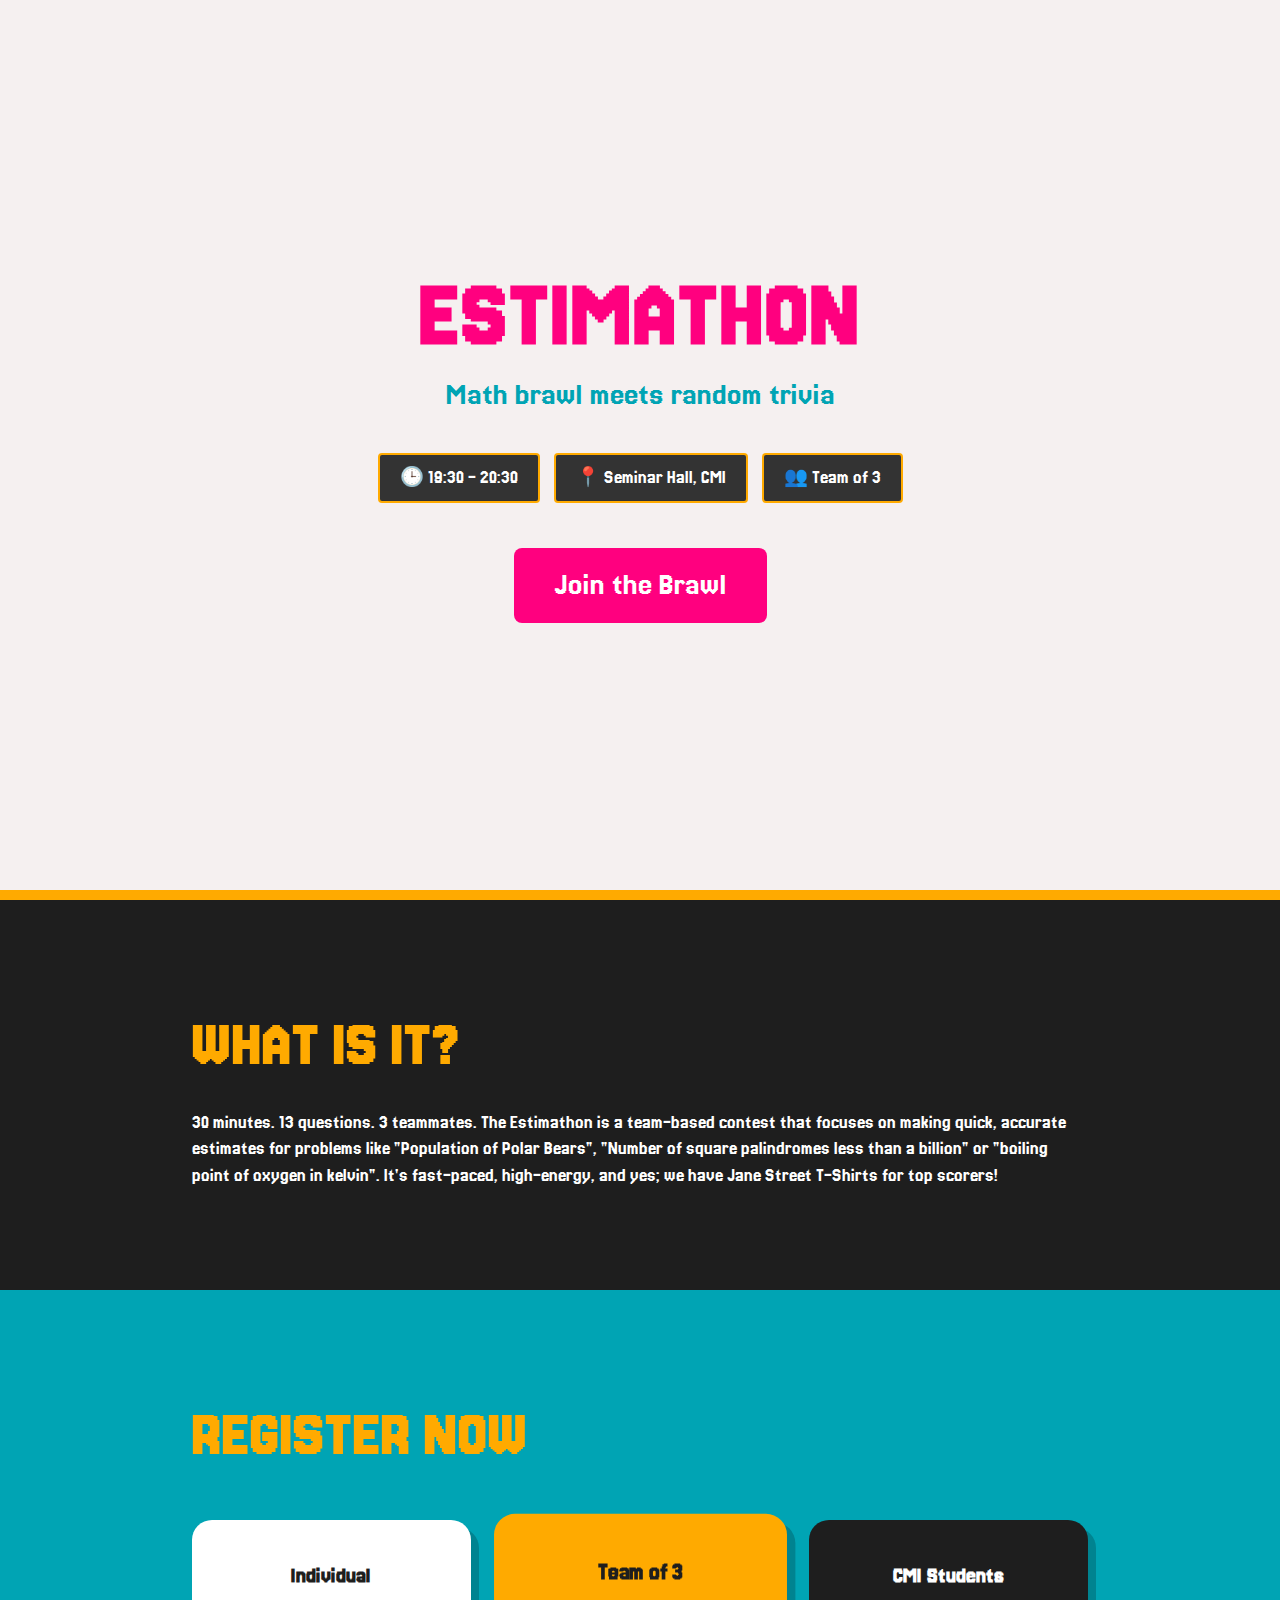
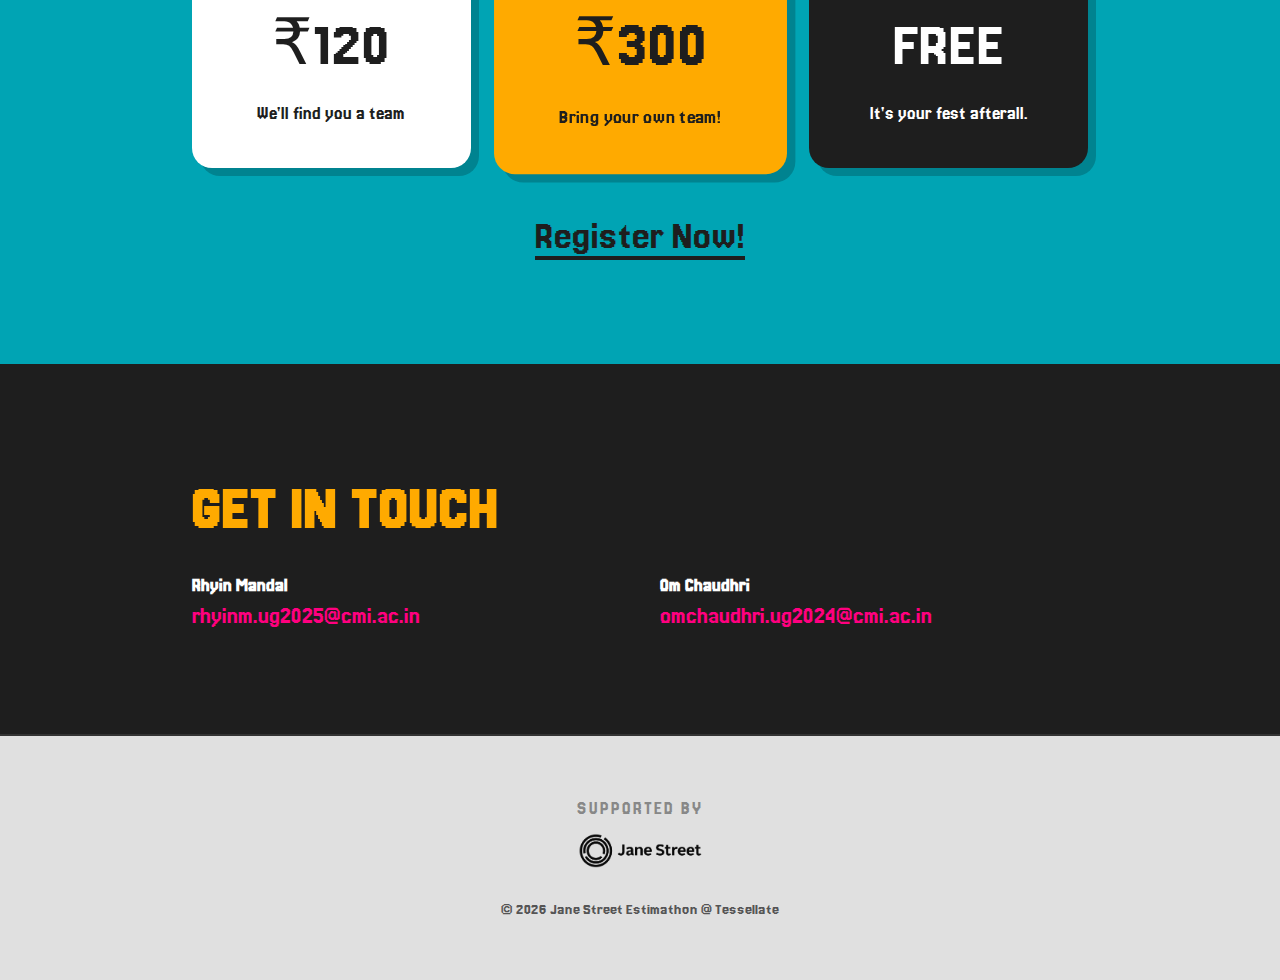
<file: estimathon/index.html>
<!DOCTYPE html>
<html lang="en">
<head>
    <meta charset="UTF-8">
    <meta name="viewport" content="width=device-width, initial-scale=1.0">
    <title>Jane Street's Estimathon | CMI</title>
    <link rel="stylesheet" href="../estimathon/style.css">
    <link rel="preconnect" href="https://fonts.googleapis.com">
    <link href="https://fonts.googleapis.com/css2?family=Jersey+20&display=swap" rel="stylesheet">
</head>
<body>

    <header class="hero">
        <div class="hero-content">
            <h1 class="glitch"><span class="text-pink">Estimathon</span></h1>
            <p class="tagline">Math brawl meets random trivia</p>
            <div class="event-details">
                <span class="badge">🕒 19:30 - 20:30</span>
                <span class="badge">📍 Seminar Hall, CMI</span>
                <span class="badge">👥 Team of 3</span>
            </div>
            <a href="#register" class="cta-button">Join the Brawl</a>
        </div>
    </header>

    <section id="about" class="section">
        <h2>What is it?</h2>
        <p>30 minutes. 13 questions. 3 teammates. The Estimathon is a team-based contest that focuses on making quick, accurate estimates for problems like "Population of Polar Bears", "Number of square palindromes less than a billion" or "boiling point of oxygen in kelvin". It's fast-paced, high-energy, and yes; we have Jane Street T-Shirts for top scorers!</p>
    </section>

    <section id="register" class="section bg-blue">
        <h2>Register Now</h2>
        <div class="pricing-container">
            <div class="price-card">
                <h3>Individual</h3>
                <p class="price">₹120</p>
                <p>We'll find you a team</p>
            </div>
            <div class="price-card highlight">
                <h3>Team of 3</h3>
                <p class="price">₹300</p>
                <p>Bring your own team!</p>
            </div>
            <div class="price-card cmi">
                <h3>CMI Students</h3>
                <p class="price">FREE</p>
                <p>It's your fest afterall.</p>
            </div>
        </div>
        <div class="center-btn">
            <p style="text-align: center;"><a href="https://forms.gle/dujZYdbt5kXRCxvBA" class="register-link">Register Now!</a></p>
        </div>
    </section>

    <section id="contact" class="section">
        <h2>Get in Touch</h2>
        <div class="contact-grid">
            <div class="contact-item">
                <p><strong>Rhyin Mandal</strong></p>
                <a href="mailto:rhyinm.ug2025@cmi.ac.in">rhyinm.ug2025@cmi.ac.in</a>
            </div>
            <div class="contact-item">
                <p><strong>Om Chaudhri</strong></p>
                <a href="mailto:omchaudhri.ug2025@cmi.ac.in">omchaudhri.ug2024@cmi.ac.in</a>
            </div>
        </div>
    </section>

    <footer class="footer">
        <div class="partner-block">
            <span>supported by</span>
            <img src="../estimathon/jane-logo.png" alt="Jane Street Logo" class="footer-logo">
        </div>
        <p class="copyright">&copy; 2026 Jane Street Estimathon @ Tessellate</p>
    </footer>
</body>
</html>
</file>
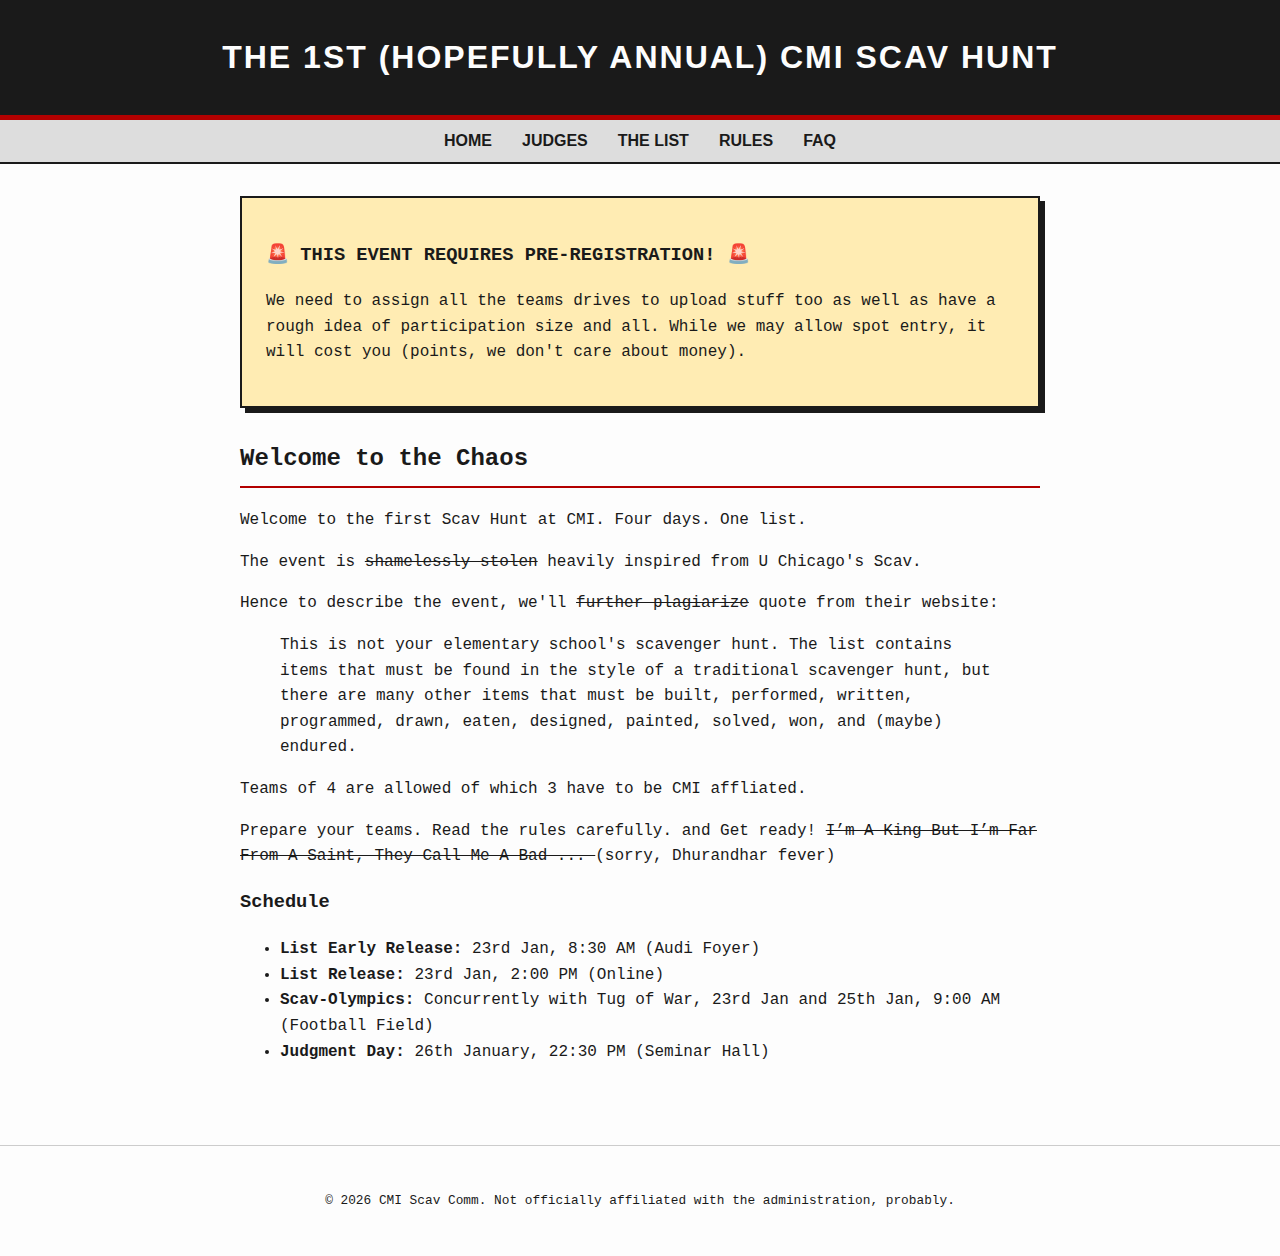
<file: scav/index.html>
<!DOCTYPE html>
<html lang="en">
<head>
    <meta charset="UTF-8">
    <meta name="viewport" content="width=device-width, initial-scale=1.0">
    <title>CMI Scav Hunt 2026</title>
    <link rel="stylesheet" href="../scav/style.css">
</head>
<body>

<header>
    <h1>The 1st (hopefully annual) CMI Scav Hunt</h1>
</header>

<nav>
    <a href="../scav/index.html">Home</a>
    <a href="../scav/judges.html">Judges</a>
    <a href="../scav/list.html">The List</a>
    <a href="../scav/rules.html">Rules</a>
    <a href="../scav/faq.html">FAQ</a>
</nav>

<div class="container">
    <!--  <div class="announcement">
        <h3>🚨 THE LIST IS LIVE! 🚨</h3>
        <p>The Hunt has begun. You have until Sunday at 12:00 PM to complete as many items as possible. Bring your items to the collection point at the CMI Auditorium.</p>
    </div>  -->
    <div class="announcement">
        <h3>🚨 THIS EVENT REQUIRES PRE-REGISTRATION! 🚨</h3>
        <p>
            We need to assign all the teams drives to upload stuff too as well as have a rough idea of participation size and all.

            While we may allow spot entry, it will cost you (points, we don't care about money).
        </p>
    </div> 

    <h2>Welcome to the Chaos</h2>
    <p>
        Welcome to the first Scav Hunt at CMI. Four days. One list.
    </p>
    <p>
        The event is <s>shamelessly stolen</s> heavily inspired from U Chicago's Scav. 
    </p>
    <p>
        Hence to describe the event, we'll <s>further plagiarize</s> quote from their website:
    </p>
    <blockquote>
        This is not your elementary school's scavenger hunt. The list contains items that must be found in the style of a traditional scavenger hunt, but there are many other items that must be built, performed, written, programmed, drawn, eaten, designed, painted, solved, won, and (maybe) endured. 
    </blockquote>
    <p>
        Teams of 4 are allowed of which 3 have to be CMI affliated. 
    </p>
    
    <p>
        Prepare your teams. Read the rules carefully. and Get ready! <s>I’m A King But I’m Far From A Saint, They Call Me A Bad ... </s> (sorry, Dhurandhar fever)
    </p>

    <h3>Schedule</h3>
    <ul>
        <li><strong>List Early Release:</strong> 23rd Jan, 8:30 AM (Audi Foyer)</li>
        <li><strong>List Release:</strong> 23rd Jan, 2:00 PM (Online)</li>
        <li><strong>Scav-Olympics:</strong> Concurrently with Tug of War, 23rd Jan and 25th Jan, 9:00 AM (Football Field)</li>
        <li><strong>Judgment Day:</strong> 26th January, 22:30 PM (Seminar Hall)</li>
    </ul>
</div>

<footer>
    <p>&copy; 2026 CMI Scav Comm. Not officially affiliated with the administration, probably.</p>
</footer>

</body>
</html>
</file>
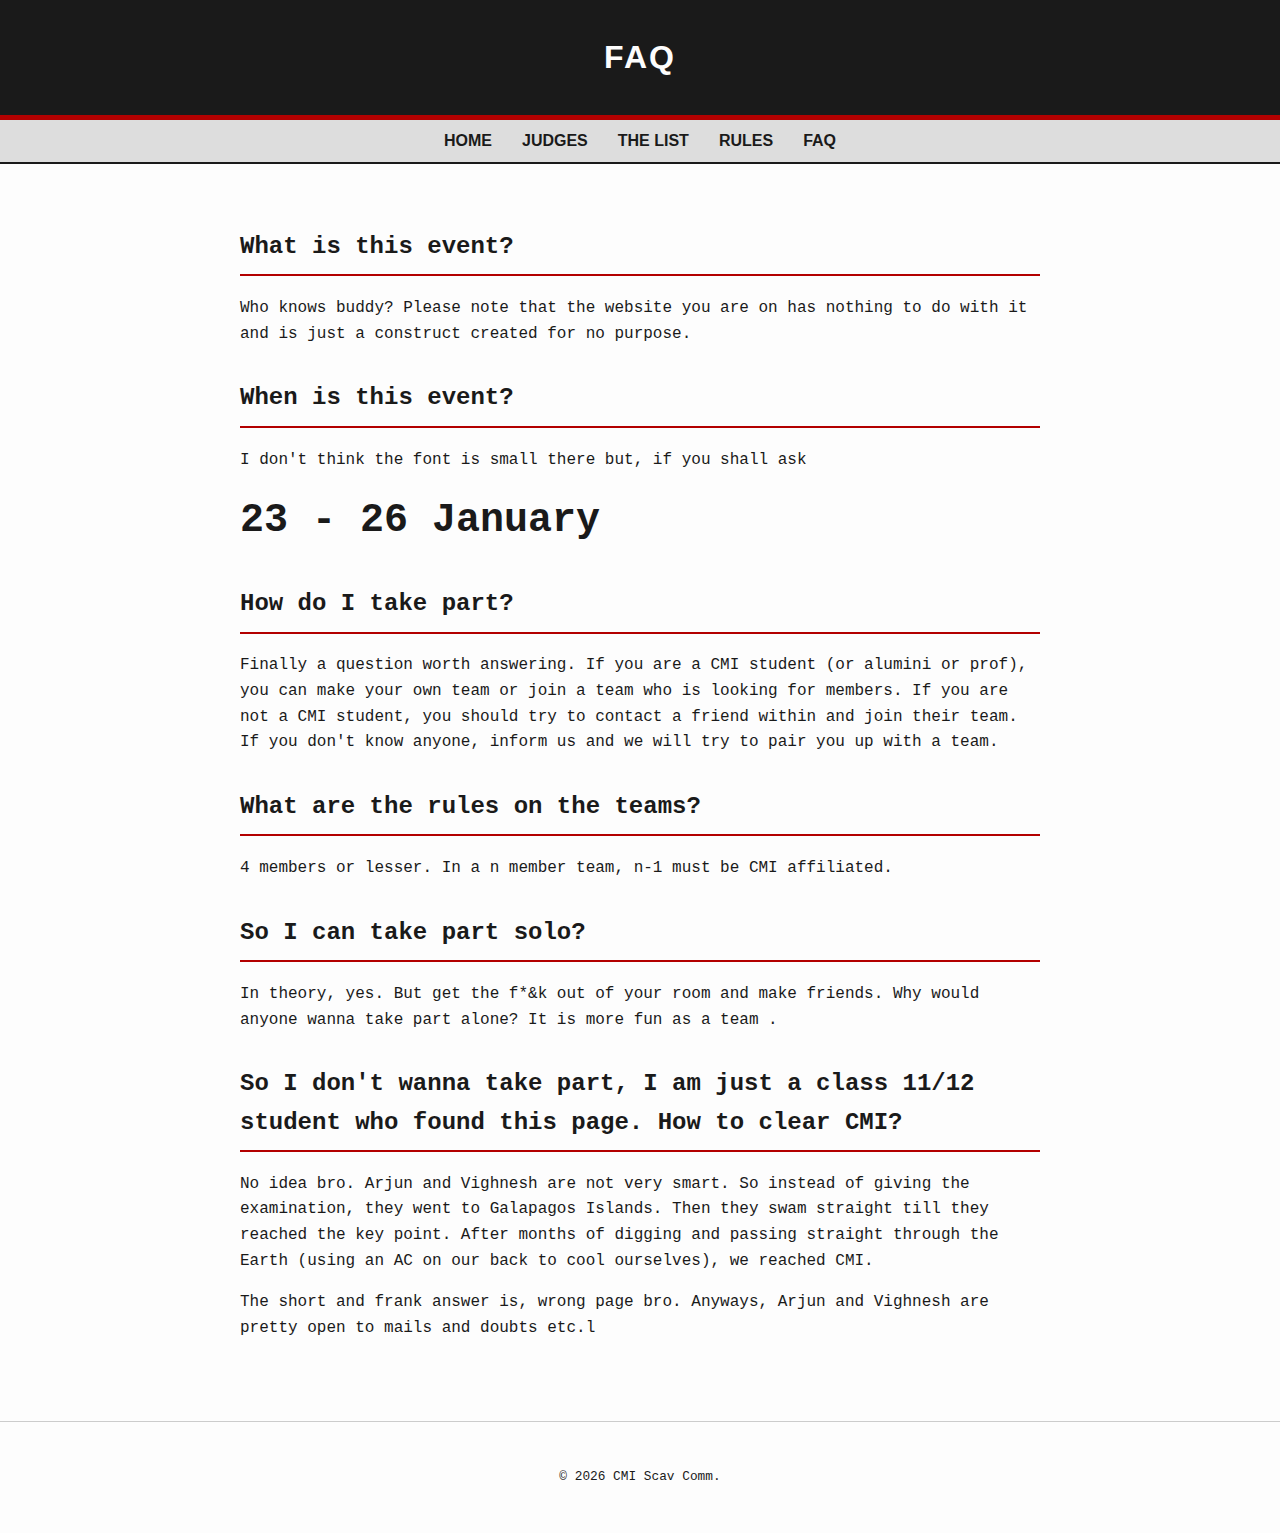
<file: scav/faq.html>
<!DOCTYPE html>
<html lang="en">
<head>
    <meta charset="UTF-8">
    <meta name="viewport" content="width=device-width, initial-scale=1.0">
    <title>FAQ | CMI Scav</title>
    <link rel="stylesheet" href="style.css">
</head>
<body>

<header>
    <h1>FAQ</h1>
</header>

<nav>
    <a href="index.html">Home</a>
    <a href="judges.html">Judges</a>
    <a href="list.html">The List</a>
    <a href="rules.html">Rules</a>
    <a href="faq.html">FAQ</a>
</nav>

<div class="container">
    <h2>What is this event?</h2>
    <p>Who knows buddy? Please note that the website you are on has nothing to do with it and is just a construct created for no purpose.</p>
    <h2>When is this event?</h2>
    <p>
        I don't think the font is small there but, if you shall ask </p>
        <p>
        <span style="font-size: 40px;"><b>23 - 26 January</b></span>
    </p>
    <h2>How do I take part?</h2>
    <p>
        Finally a question worth answering. If you are a CMI student (or alumini or prof), you can make your own team or join a team who is looking for members. If you are not a CMI student, you should try to contact a friend within and join their team. If you don't know anyone, inform us and we will try to pair you up with a team.
    </p>
    <h2>What are the rules on the teams?</h2>
    <p>
        4 members or lesser. In a n member team, n-1 must be CMI affiliated. 
    </p>
    <h2>So I can take part solo?</h2>
    <p>
        In theory, yes. But get the f*&k out of your room and make friends. Why would anyone wanna take part alone? It is more fun as a team .
    </p>
    <h2>So I don't wanna take part, I am just a class 11/12 student who found this page. How to clear CMI?</h2>
    <p>
        No idea bro. Arjun and Vighnesh are not very smart. So instead of giving the examination, they went to Galapagos Islands. Then they swam straight till they reached the key point. After months of digging and passing straight through the Earth (using an AC on our back to cool ourselves), we reached CMI.
    </p>
    <p>
        The short and frank answer is, wrong page bro. Anyways, Arjun and Vighnesh are pretty open to mails and doubts etc.l
    </p>
</div>

<footer>
    <p>&copy; 2026 CMI Scav Comm.</p>
</footer>

</body>
</html>
</file>
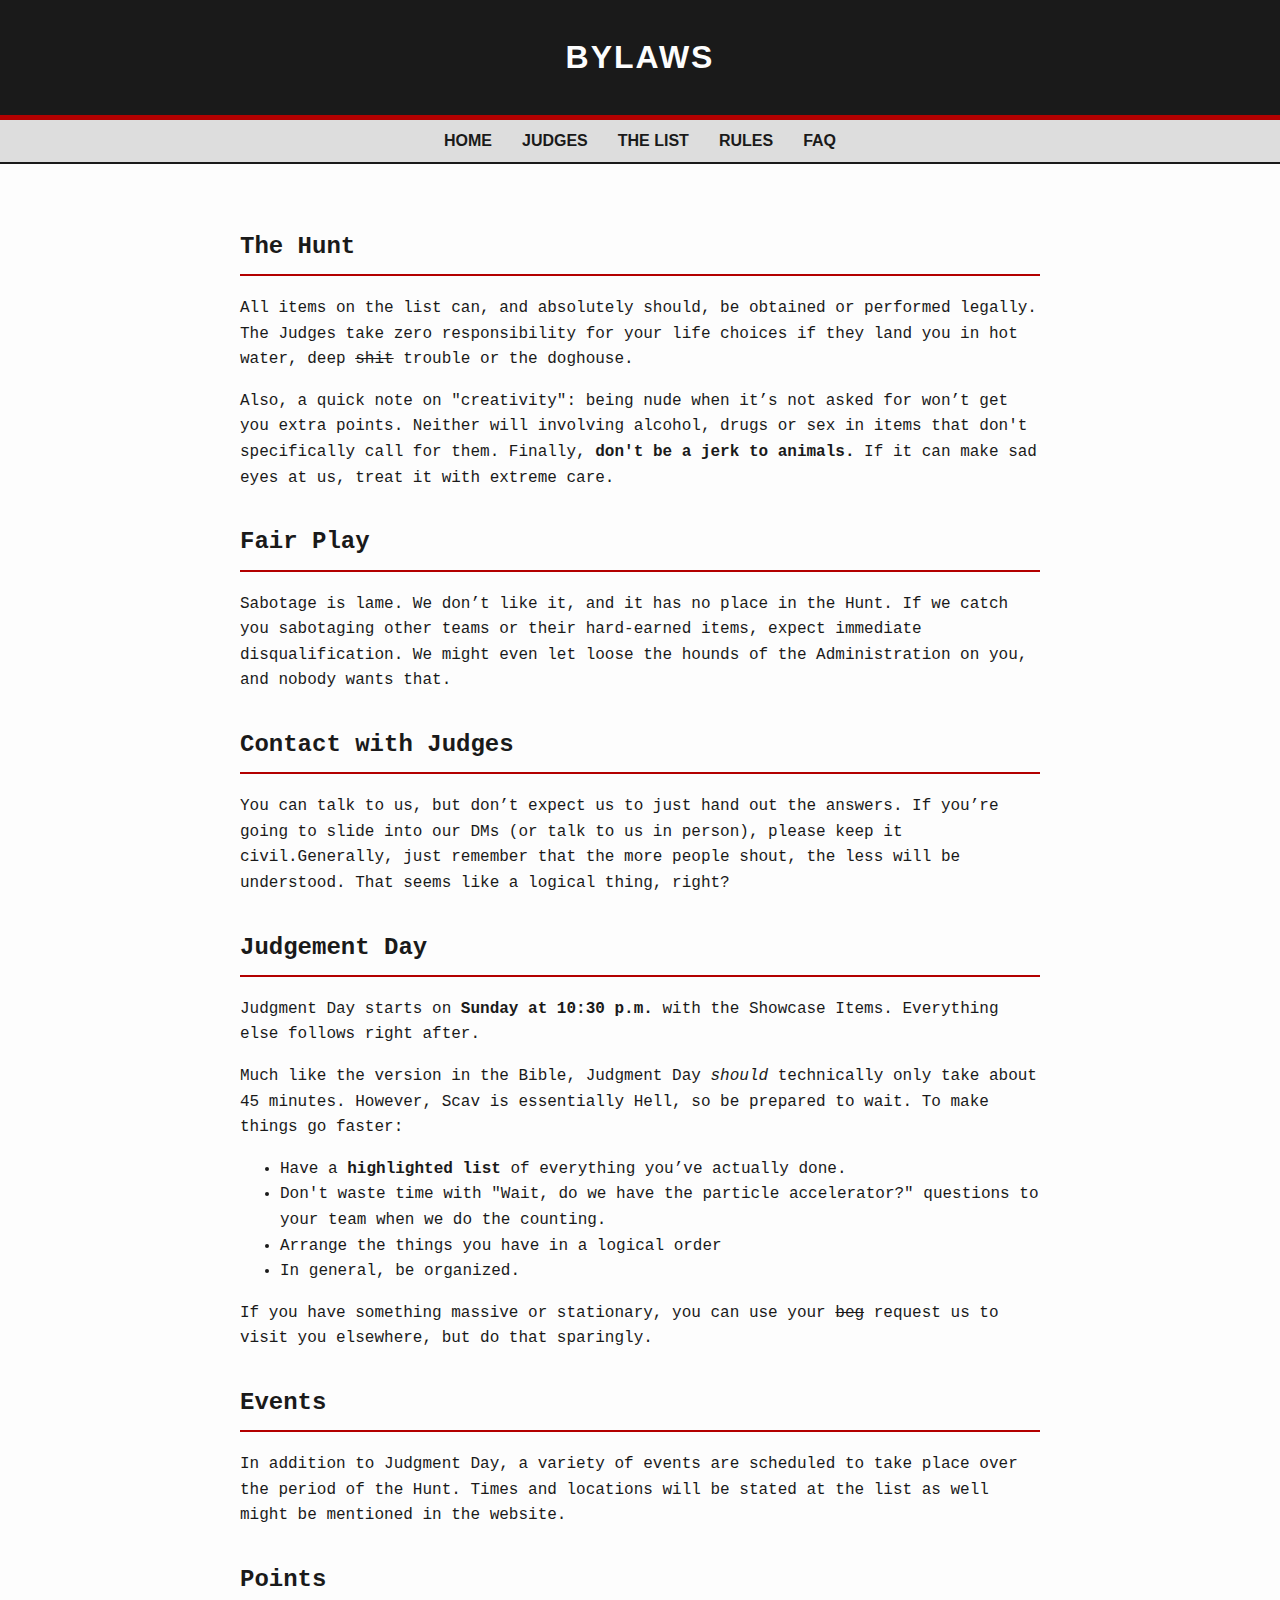
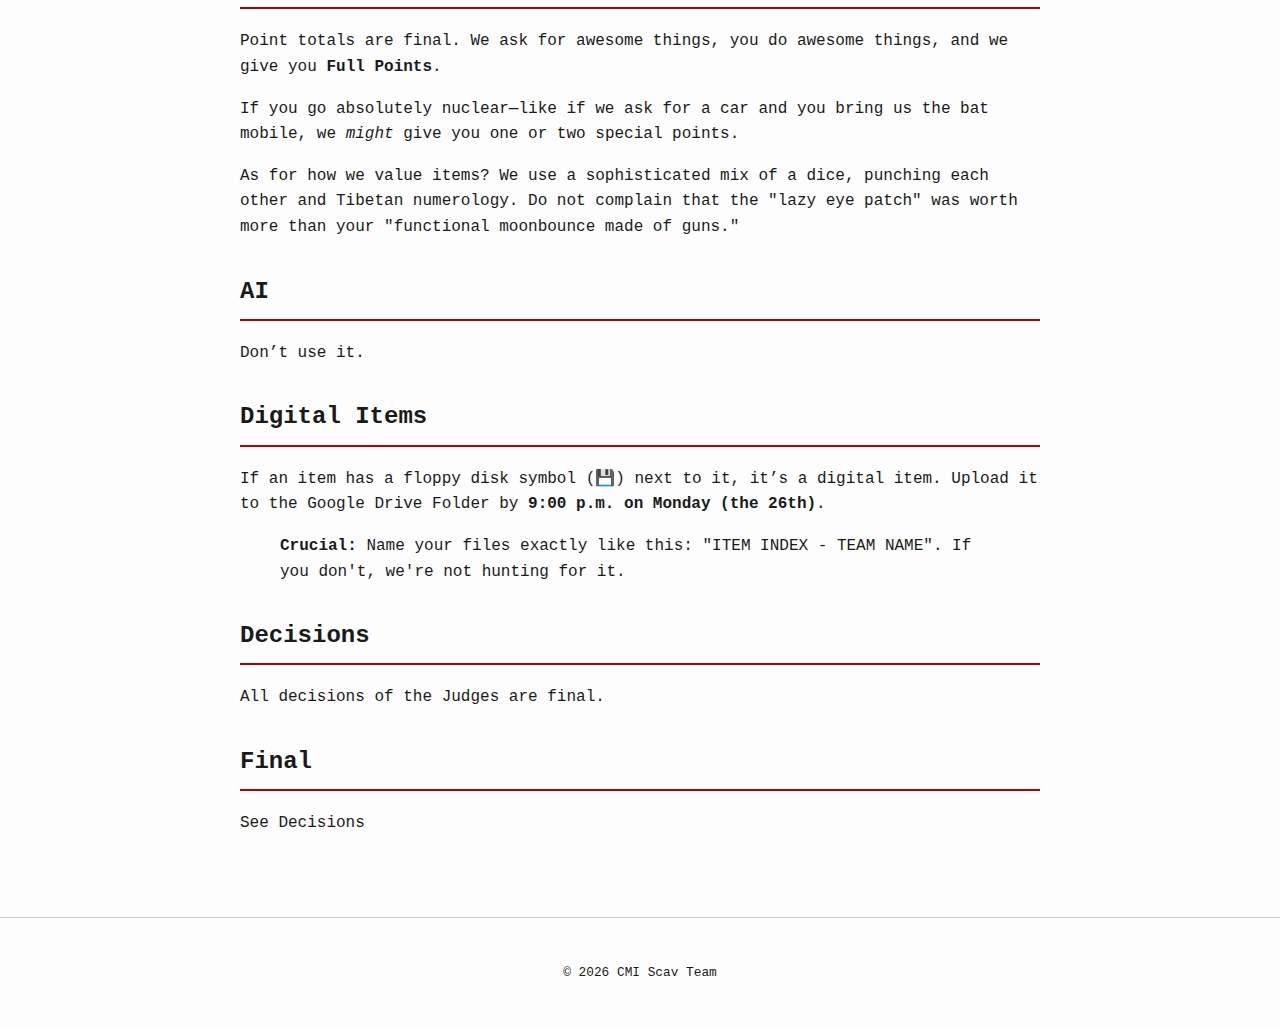
<file: scav/rules.html>
<!DOCTYPE html>
<html lang="en">
<head>
    <meta charset="UTF-8">
    <meta name="viewport" content="width=device-width, initial-scale=1.0">
    <title>Rules | CMI Scav</title>
    <link rel="stylesheet" href="../scav/style.css">
</head>
<body>

<header>
    <h1>Bylaws</h1>
</header>

<nav>
    <a href="../scav/index.html">Home</a>
    <a href="../scav/judges.html">Judges</a>
    <a href="../scav/list.html">The List</a>
    <a href="../scav/rules.html">Rules</a>
    <a href="../scav/faq.html">FAQ</a>
</nav>

<div class="container">
<h2>The Hunt</h2> 
<p>All items on the list can, and absolutely should, be obtained or performed legally. The Judges take zero responsibility for your life choices if they land you in hot water, deep <s>shit</s> trouble or the doghouse. </p> <p> Also, a quick note on "creativity": being nude when it’s not asked for won’t get you extra points. Neither will involving alcohol, drugs or sex in items that don't specifically call for them. Finally, <strong>don't be a jerk to animals.</strong> If it can make sad eyes at us, treat it with extreme care.</p>

<h2>Fair Play</h2> 
<p>Sabotage is lame. We don’t like it, and it has no place in the Hunt. If we catch you sabotaging other teams or their hard-earned items, expect immediate disqualification. We might even let loose the hounds of the Administration on you, and nobody wants that.</p>

<h2>Contact with Judges</h2> 
<p>You can talk to us, but don’t expect us to just hand out the answers. 
If you’re going to slide into our DMs (or talk to us in person), please keep it civil.Generally, just remember that the more people shout, the less will be understood. That seems like a logical thing, right?</p>

<h2>Judgement Day</h2>
<p>Judgment Day starts on <strong>Sunday at 10:30 p.m.</strong> with the Showcase Items. Everything else follows right after. </p> <p> Much like the version in the Bible, Judgment Day <em>should</em> technically only take about 45 minutes. However, Scav is essentially Hell, so be prepared to wait. To make things go faster: </p> <ul> <li>Have a <strong>highlighted list</strong> of everything you’ve actually done.</li> <li>Don't waste time with "Wait, do we have the particle accelerator?" questions to your team when we do the counting.</li> <li>Arrange the things you have in a logical order</li> <li>In general, be organized.</li> </ul> <p> If you have something massive or stationary, you can use your <s>beg</s> request us to visit you elsewhere, but do that sparingly.
</p>
<h2>Events</h2> 
<p>
    In addition to Judgment Day, a variety of events are scheduled to take place over the period 
    of the Hunt. Times and locations will be stated at the list as well might be mentioned in the website.
</p>
<h2>Points</h2> 
<p>Point totals are final. We ask for awesome things, you do awesome things, and we give you <strong>Full Points</strong>. </p> <p> If you go absolutely nuclear—like if we ask for a car and you bring us the bat mobile, we <em>might</em> give you one or two special points. </p>
<p> As for how we value items? We use a sophisticated mix of a dice, punching each other and Tibetan numerology. Do not complain that the "lazy eye patch" was worth more than your "functional moonbounce made of guns."</p>
<h2>AI</h2> 
<p>Don’t use it.</p>
<h2>Digital Items</h2> 
<p> If an item has a floppy disk symbol (💾) next to it, it’s a digital item. Upload it to the Google Drive Folder by <strong>9:00 p.m. on Monday (the 26th)</strong>. </p> <blockquote> <strong>Crucial:</strong> Name your files exactly like this: "ITEM INDEX - TEAM NAME". If you don't, we're not hunting for it. </blockquote>
<h2>Decisions</h2> 
<p>All decisions of the Judges are final.</p>
<h2>Final</h2> 
<p>See Decisions</p>
</div>

<footer>
    <p>&copy; 2026 CMI Scav Team</p>
</footer>

</body>
</html>
</file>
<file: estimathon/style.css>
:root {
    --mango: #FFAA00;
    --pink: #FF007F;
    --blue: #00A4B4;
    --black: #1e1e1e;
    --white: #ffffff;
}

* {
    margin: 0;
    padding: 0;
    box-sizing: border-box;
}

body {
    font-family: "Jersey 20", sans-serif;
    background-color: var(--black);
    color: var(--white);
    line-height: 1.4;
    font-size: 1.2rem;
}

/* Hero Section */
.hero {
    height: 100vh;
    display: flex;
    align-items: center;
    justify-content: center;
    text-align: center;
    background: #f5f0f0;
    border-bottom: 10px solid var(--mango);
}

.hero h1 {
    font-size: 6rem;
    line-height: 1;
    margin-bottom: 10px;
    text-transform: uppercase;
}

.text-pink { color: var(--pink); }

.tagline {
    font-size: 2rem;
    color: var(--blue);
    margin-bottom: 30px;
}

.badge {
    display: inline-block;
    background: #333;
    padding: 10px 20px;
    border-radius: 4px;
    margin: 5px;
    border: 2px solid var(--mango);
}

.cta-button {
    display: inline-block;
    margin-top: 40px;
    padding: 15px 40px;
    background: var(--pink);
    color: white;
    text-decoration: none;
    font-size: 2rem;
    border-radius: 8px;
    transition: transform 0.2s, background 0.2s;
}

.cta-button:hover {
    transform: translateY(-5px);
    background: var(--mango);
}

/* Sections */
.section {
    padding: 100px 15%;
}

h2 {
    font-size: 4rem;
    margin-bottom: 20px;
    color: var(--mango);
    text-transform: uppercase;
}

.bg-blue {
    background-color: var(--blue);
    color: var(--black);
}

/* Pricing Cards */
.pricing-container {
    display: grid;
    grid-template-columns: repeat(auto-fit, minmax(250px, 1fr));
    gap: 30px;
    margin-top: 40px;
    margin-bottom: 40px;
}

.price-card {
    background: var(--white);
    padding: 40px 20px;
    border-radius: 20px;
    text-align: center;
    box-shadow: 8px 8px 0px rgba(0,0,0,0.2);
}

.price-card.highlight {
    background: var(--mango);
    transform: scale(1.05);
}

.price-card.cmi {
    background: var(--black);
    color: var(--white);
}

.price {
    font-size: 4rem;
    margin: 10px 0;
}

.register-link {
    font-size: 2.5rem;
    color: var(--black);
    text-decoration: none;
    border-bottom: 4px solid var(--black);
}

/* Contact */
.contact-grid {
    display: grid;
    grid-template-columns: 1fr 1fr;
    gap: 40px;
}

.contact-item a {
    color: var(--pink);
    text-decoration: none;
    font-size: 1.5rem;
}

/* Footer & Logo Block */
.footer {
    padding: 60px 0;
    text-align: center;
    background: #e0e0e0;
    border-top: 2px solid #333;
}

.partner-block {
    display: flex;
    flex-direction: column;
    align-items: center;
    gap: 10px;
    margin-bottom: 30px;
}

.partner-block span {
    font-size: 1.2rem;
    color: #888;
    text-transform: uppercase;
    letter-spacing: 2px;
}

.footer-logo {
    height: 35px; /* Keeps it as a "small block" */
    filter: grayscale(1) brightness(1.5); /* Blends with the theme, optional */
    transition: filter 0.3s;
}

.footer-logo:hover {
    filter: none;
}

.copyright {
    font-size: 1rem;
    color: #555;
}

@media (max-width: 768px) {
    .hero h1 { font-size: 3.5rem; }
    .section { padding: 60px 5%; }
    .contact-grid { grid-template-columns: 1fr; }
}
</file>
<file: scav/style.css>
/* style.css */
:root {
    --bg-color: #fdfdfd;
    --text-color: #1a1a1a;
    --accent-color: #b30000; /* CMI-ish Red */
    --highlight: #ffecb3;
    --font-main: 'Courier New', Courier, monospace; /* Retro academic vibe */
    --font-header: 'Helvetica Neue', Helvetica, Arial, sans-serif;
}

body {
    background-color: var(--bg-color);
    color: var(--text-color);
    font-family: var(--font-main);
    margin: 0;
    padding: 0;
    line-height: 1.6;
}

header {
    background-color: var(--text-color);
    color: var(--bg-color);
    padding: 2rem 1rem;
    text-align: center;
    border-bottom: 5px solid var(--accent-color);
}

header h1 {
    font-family: var(--font-header);
    margin: 0;
    text-transform: uppercase;
    letter-spacing: 2px;
}

nav {
    display: flex;
    justify-content: center;
    background: #ddd;
    padding: 0.5rem;
    position: sticky;
    top: 0;
    border-bottom: 2px solid var(--text-color);
}

nav a {
    margin: 0 15px;
    text-decoration: none;
    color: var(--text-color);
    font-weight: bold;
    font-family: var(--font-header);
    text-transform: uppercase;
}

nav a:hover {
    color: var(--accent-color);
    text-decoration: underline;
}

.container {
    max-width: 800px;
    margin: 0 auto;
    padding: 2rem;
}

.announcement {
    border: 2px solid var(--text-color);
    padding: 1.5rem;
    background-color: var(--highlight);
    margin-bottom: 2rem;
    box-shadow: 5px 5px 0px var(--text-color);
}

h2 {
    border-bottom: 2px solid var(--accent-color);
    padding-bottom: 0.5rem;
    margin-top: 2rem;
}

/* List Specific Styles */
.scav-item {
    border-bottom: 1px dashed #ccc;
    padding: 10px 0;
    display: flex;
    justify-content: space-between;
}

.item-points {
    font-weight: bold;
    color: var(--accent-color);
    min-width: 60px;
    text-align: right;
}

footer {
    text-align: center;
    padding: 2rem;
    font-size: 0.8rem;
    border-top: 1px solid #ccc;
    margin-top: 2rem;
}
</file>
